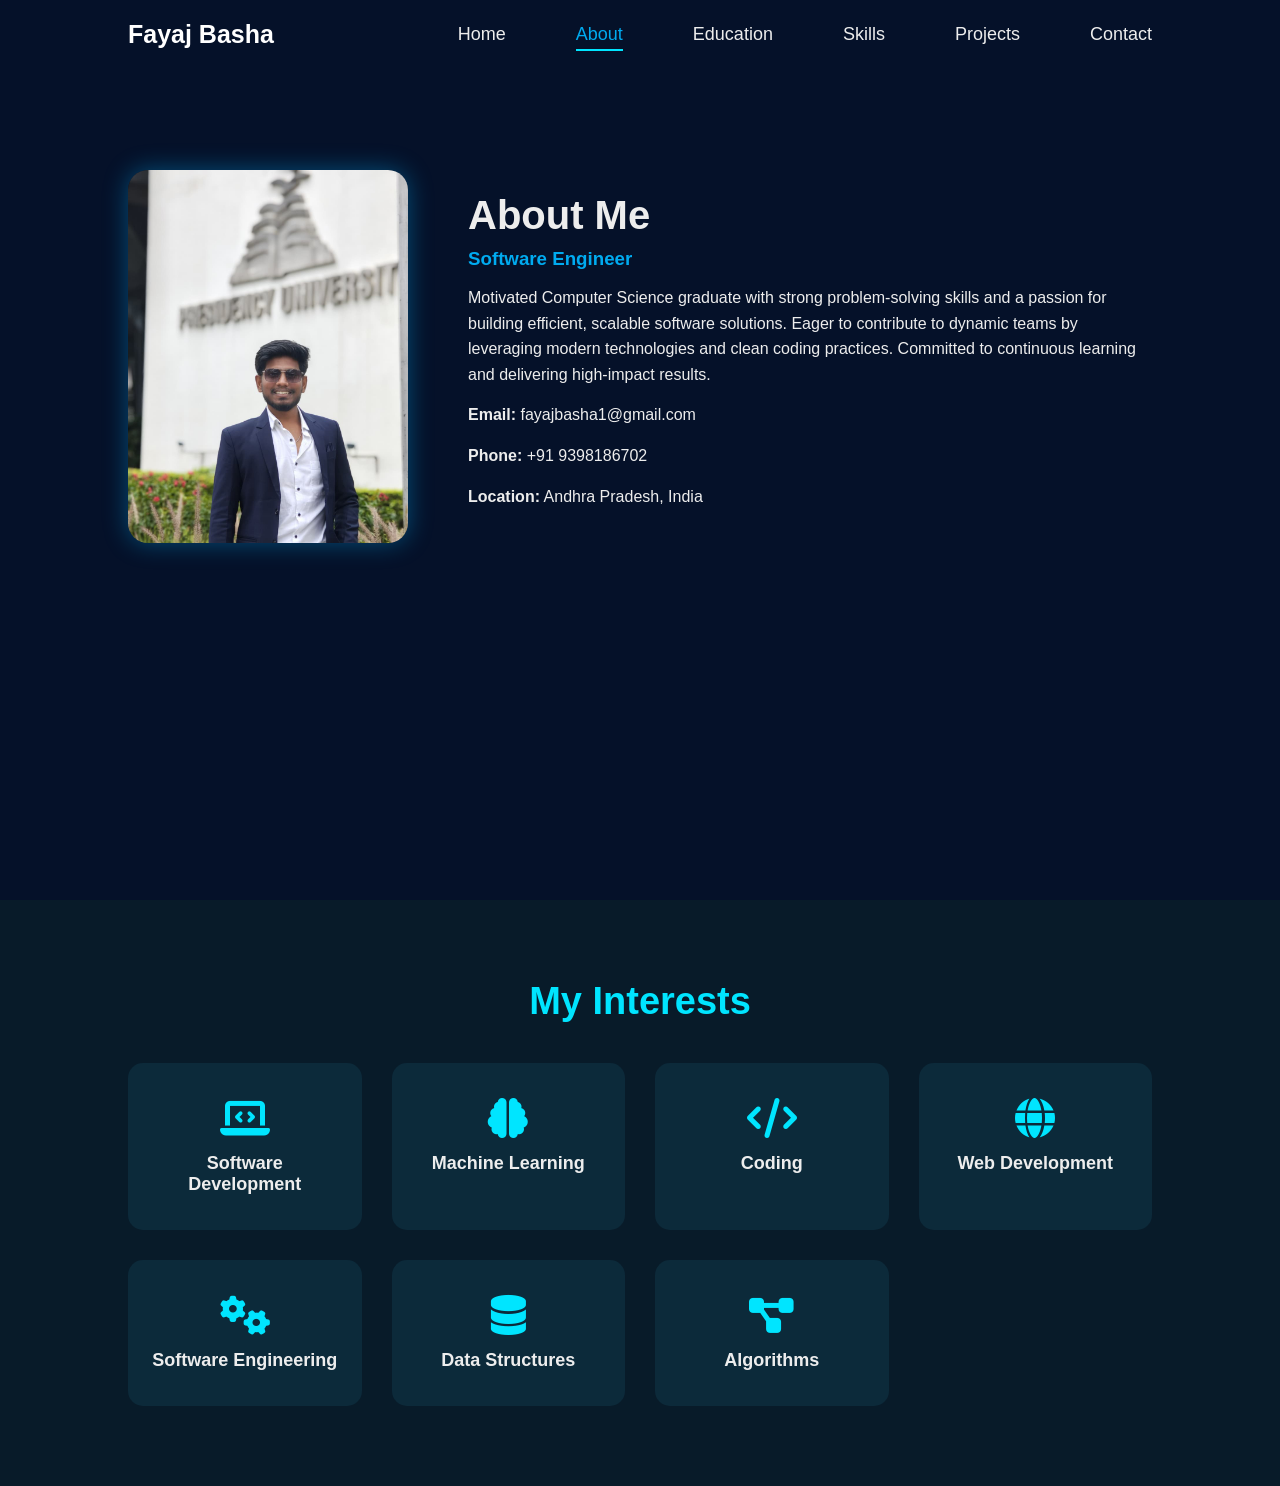
<file: about.html>
<!DOCTYPE html>
<html lang="en">
<head>
    <meta charset="UTF-8">
    <meta name="viewport" content="width=device-width, initial-scale=1.0">
    <title>About | Fayaj Basha</title>

    <link rel="stylesheet" href="style.css">

    <!-- ICONS (IMPORTANT for interests icons) -->
    <link rel="stylesheet"
    href="https://cdnjs.cloudflare.com/ajax/libs/font-awesome/6.5.0/css/all.min.css">
</head>

<body>

<!-- HEADER / NAVBAR -->
<header class="header">
    <a href="index.html" class="logo">Fayaj Basha</a>

    <nav class="navbar">
        <a href="index.html">Home</a>
        <a href="about.html"class="active">About</a>
        <a href="education.html">Education</a>
        <a href="skills.html">Skills</a>
        <a href="projects.html">Projects</a>
        <a href="contact.html">Contact</a>
    </nav>
</header>

<!-- ABOUT SECTION -->
<section class="about-page">

    <div class="about-container">

        <div class="about-img">
            <img src="images/profile.jpg" alt="profile">
        </div>

        <div class="about-content">
            <h1>About Me</h1>

            <h3>Software Engineer</h3>

            <p>
                Motivated Computer Science graduate with strong problem-solving skills and a passion for building efficient, scalable software solutions.
                Eager to contribute to dynamic teams by leveraging modern technologies and clean coding practices.
                Committed to continuous learning and delivering high-impact results.
            </p>

            <div class="info-box">
                <p><strong>Email:</strong> fayajbasha1@gmail.com</p>
                <p><strong>Phone:</strong> +91 9398186702</p>
                <p><strong>Location:</strong> Andhra Pradesh, India</p>
            </div>

        </div>

    </div>

</section>

<!-- INTERESTS SECTION -->
<section class="interests">

    <h2 class="section-title">My Interests</h2>

    <div class="interest-container">

        <div class="interest-card">
            <i class="fa-solid fa-laptop-code"></i>
            <h3>Software Development</h3>
        </div>

        <div class="interest-card">
            <i class="fa-solid fa-brain"></i>
            <h3>Machine Learning</h3>
        </div>

        <div class="interest-card">
            <i class="fa-solid fa-code"></i>
            <h3>Coding</h3>
        </div>

        <div class="interest-card">
            <i class="fa-solid fa-globe"></i>
            <h3>Web Development</h3>
        </div>

        <div class="interest-card">
            <i class="fa-solid fa-gears"></i>
            <h3>Software Engineering</h3>
        </div>

        <div class="interest-card">
            <i class="fa-solid fa-database"></i>
            <h3>Data Structures</h3>
        </div>

        <div class="interest-card">
            <i class="fa-solid fa-diagram-project"></i>
            <h3>Algorithms</h3>
        </div>

    </div>

</section>

</body>
</html>
</file>
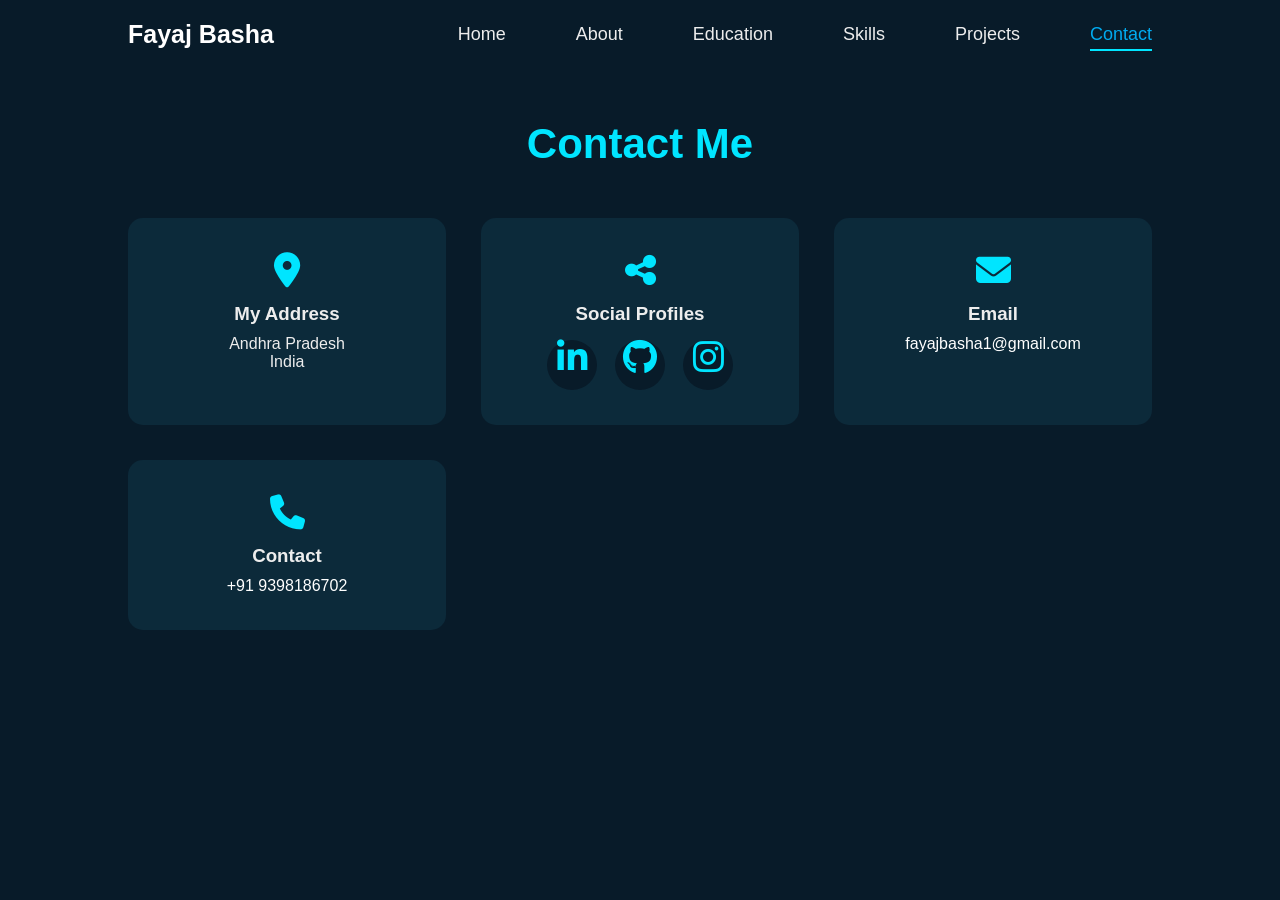
<file: contact.html>
<!DOCTYPE html>
<html lang="en">
<head>
<meta charset="UTF-8">
<meta name="viewport" content="width=device-width, initial-scale=1.0">
<title>Contact | Fayaj Basha</title>

<link rel="stylesheet" href="style.css">

<!-- icons -->
<link rel="stylesheet"
href="https://cdnjs.cloudflare.com/ajax/libs/font-awesome/6.5.0/css/all.min.css">

</head>

<body>

<!-- NAVBAR -->
<header class="header">
    <a href="index.html" class="logo">Fayaj Basha</a>

    <nav class="navbar">
        <a href="index.html">Home</a>
        <a href="about.html">About</a>
        <a href="education.html">Education</a>
        <a href="skills.html">Skills</a>
        <a href="projects.html">Projects</a>
        <a href="contact.html" class="active">Contact</a>
    </nav>
</header>

<!-- CONTACT SECTION -->
<section class="contact-page">

    <h2 class="contact-title">Contact Me</h2>

    <div class="contact-container">

        <!-- ADDRESS -->
        <div class="contact-card">
            <i class="fa-solid fa-location-dot"></i>
            <h3>My Address</h3>
            <p>Andhra Pradesh</p>
            <p>India</p>
        </div>

        <!-- SOCIAL -->
        <div class="contact-card">
            <i class="fa-solid fa-share-nodes"></i>
            <h3>Social Profiles</h3>

            <div class="social-links">

                <a href="https://www.linkedin.com/"
                   target="_blank" class="social-icon linkedin">
                    <i class="fa-brands fa-linkedin-in"></i>
                </a>

                <a href="https://github.com/"
                   target="_blank" class="social-icon github">
                    <i class="fa-brands fa-github"></i>
                </a>

                <a href="https://instagram.com/"
                   target="_blank" class="social-icon instagram">
                    <i class="fa-brands fa-instagram"></i>
                </a>

            </div>
        </div>

        <!-- EMAIL -->
        <div class="contact-card">
            <i class="fa-solid fa-envelope"></i>
            <h3>Email</h3>
            <p>
            <a href="mailto:fayajbasha3@gmail.com">
            fayajbasha1@gmail.com
            </a>
            </p>
        </div>

        <!-- PHONE -->
        <div class="contact-card">
            <i class="fa-solid fa-phone"></i>
            <h3>Contact</h3>
            <p>
            <a href="tel:+919398186702">
            +91 9398186702
            </a>
            </p>
        </div>

    </div>

</section>

</body>
</html>
</file>
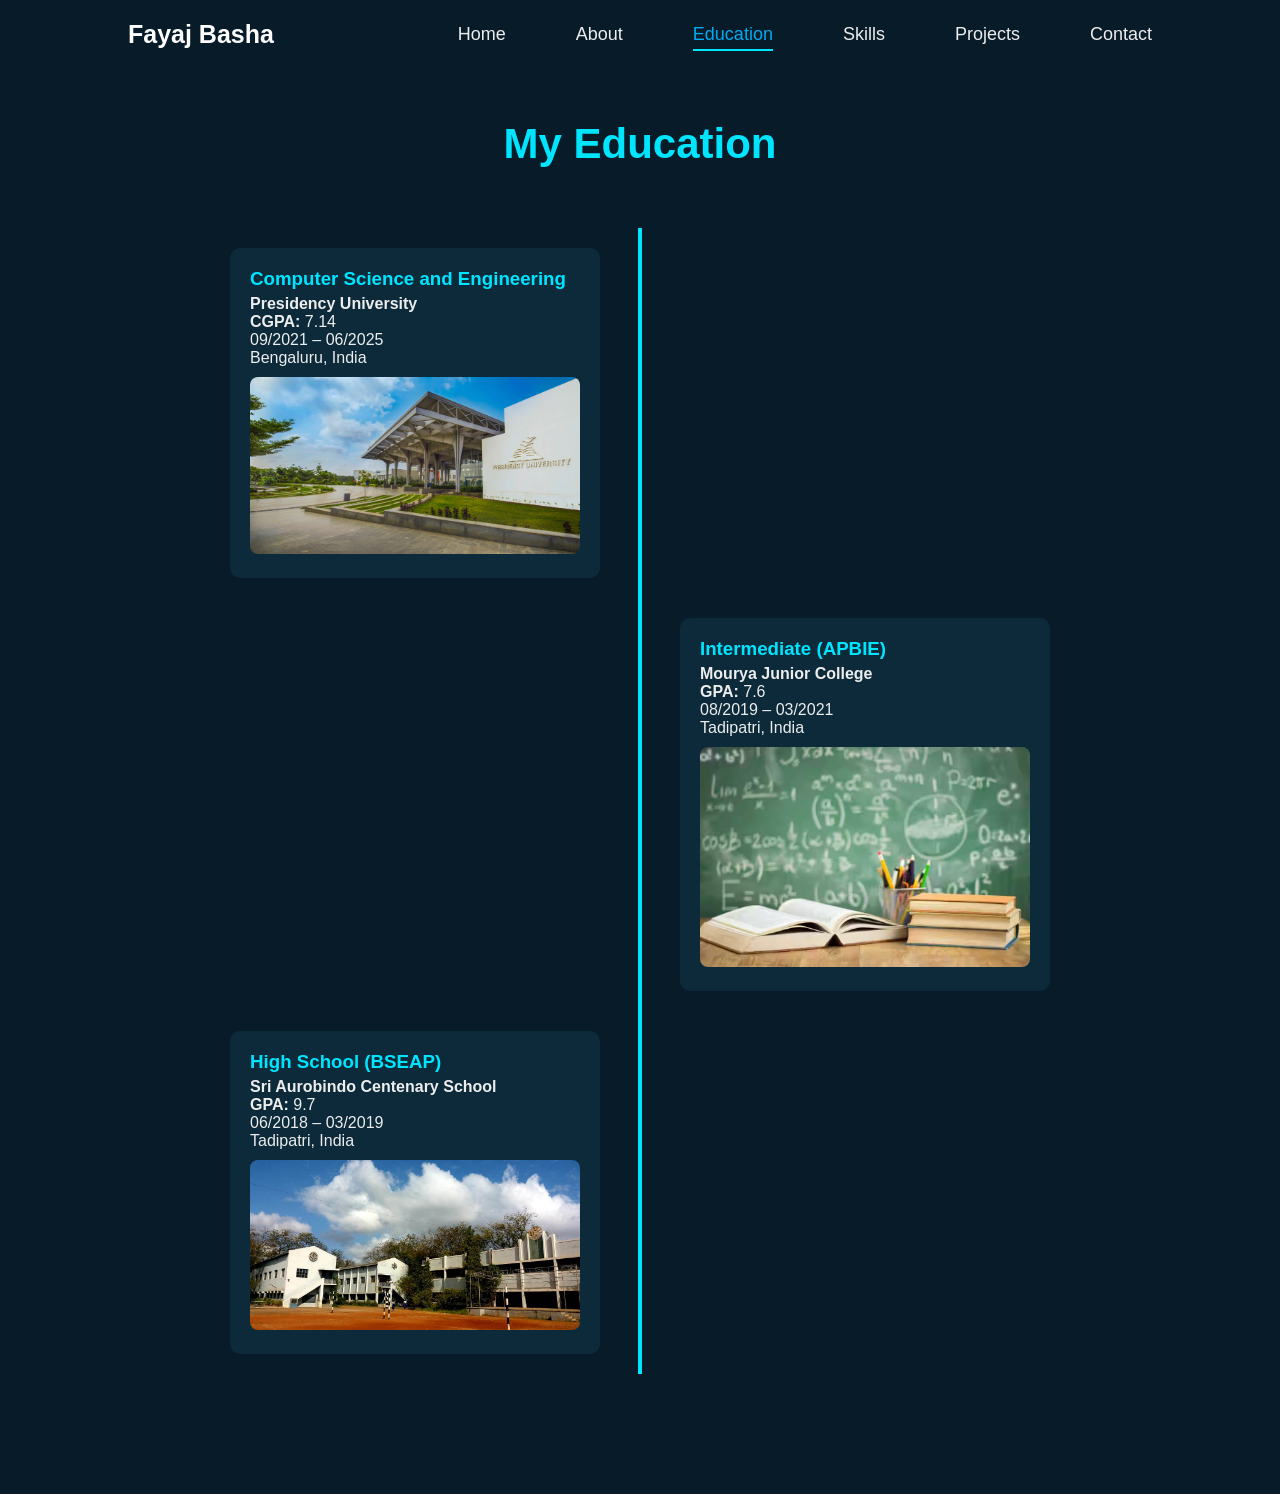
<file: education.html>
<!DOCTYPE html>
<html lang="en">
<head>
<meta charset="UTF-8">
<meta name="viewport" content="width=device-width, initial-scale=1.0">
<title>Education | Fayaj Basha</title>

<link rel="stylesheet" href="style.css">

<!-- icons -->
<link rel="stylesheet"
href="https://cdnjs.cloudflare.com/ajax/libs/font-awesome/6.5.0/css/all.min.css">

</head>

<body>

<header class="header">
    <a href="index.html" class="logo">Fayaj Basha</a>

    <nav class="navbar">
        <a href="index.html">Home</a>
        <a href="about.html">About</a>
        <a href="education.html" class="active">Education</a>
        <a href="skills.html">Skills</a>
        <a href="projects.html">Projects</a>
        <a href="contact.html">Contact</a>
    </nav>
</header>

<section class="education-page">

<h2 class="edu-title">My Education</h2>

<div class="timeline">

    <!-- BTECH -->
    <div class="timeline-item">
        <div class="timeline-content">
            <h3>Computer Science and Engineering</h3>
            <h4>Presidency University</h4>
            <p><strong>CGPA:</strong> 7.14</p>
            <p>09/2021 – 06/2025</p>
            <p>Bengaluru, India</p>
            <img src="images/7.jpg" alt="college">
        </div>
    </div>

    <!-- INTERMEDIATE -->
    <div class="timeline-item">
        <div class="timeline-content">
            <h3>Intermediate (APBIE)</h3>
            <h4>Mourya Junior College</h4>
            <p><strong>GPA:</strong> 7.6</p>
            <p>08/2019 – 03/2021</p>
            <p>Tadipatri, India</p>
            <img src="images/9.jpg" alt="college">
        </div>
    </div>

    <!-- SCHOOL -->
    <div class="timeline-item">
        <div class="timeline-content">
            <h3>High School (BSEAP)</h3>
            <h4>Sri Aurobindo Centenary School</h4>
            <p><strong>GPA:</strong> 9.7</p>
            <p>06/2018 – 03/2019</p>
            <p>Tadipatri, India</p>
            <img src="images/10.jpg" alt="school">
        </div>
    </div>

</div>

</section>

</body>
</html>
</file>
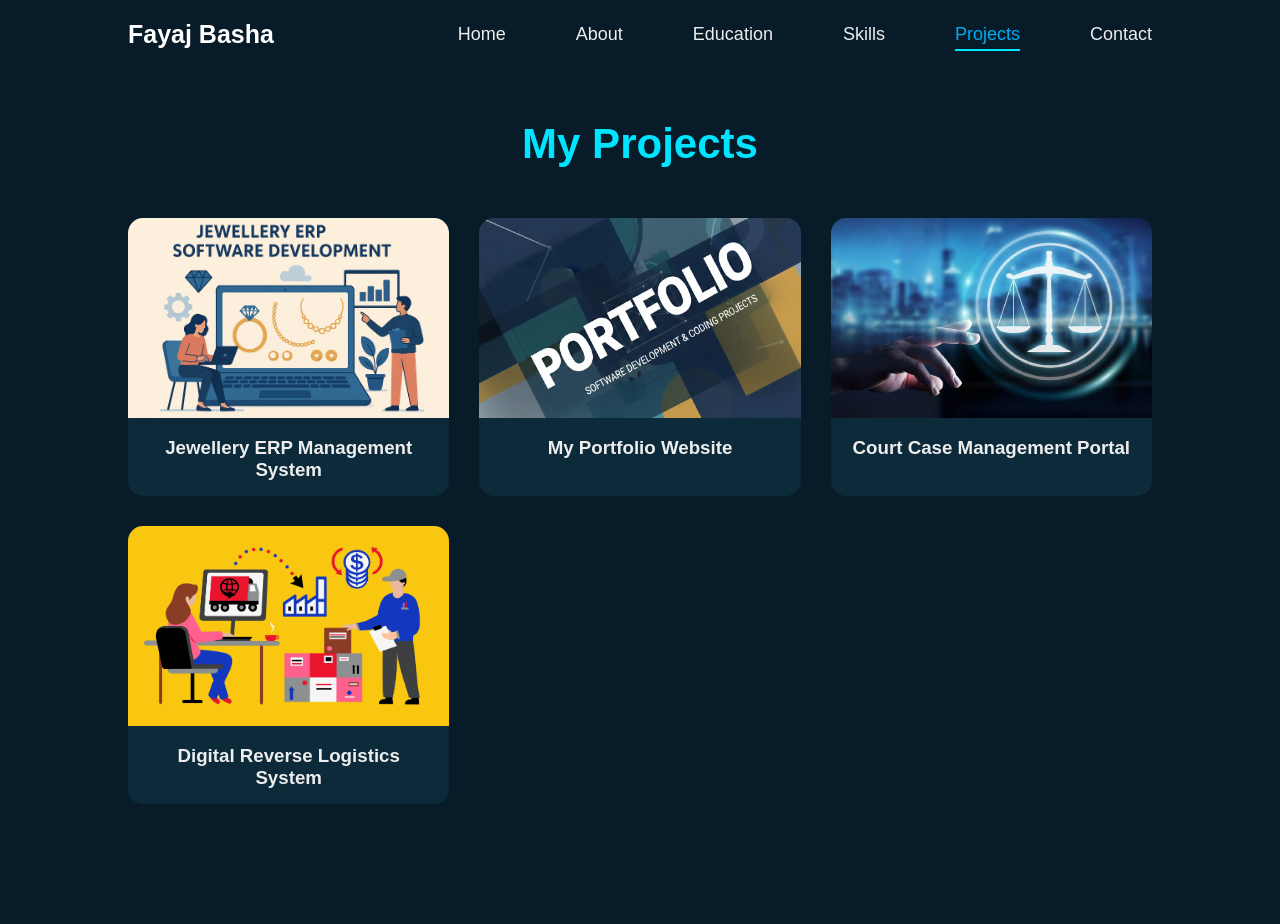
<file: projects.html>
<!DOCTYPE html>
<html lang="en">
<head>
<meta charset="UTF-8">
<meta name="viewport" content="width=device-width, initial-scale=1.0">
<title>Projects | Fayaj Basha</title>

<link rel="stylesheet" href="style.css">

<!-- icons -->
<link rel="stylesheet"
href="https://cdnjs.cloudflare.com/ajax/libs/font-awesome/6.5.0/css/all.min.css">

</head>

<body>

<header class="header">
    <a href="index.html" class="logo">Fayaj Basha</a>

    <nav class="navbar">
        <a href="index.html">Home</a>
        <a href="about.html">About</a>
        <a href="education.html">Education</a>
        <a href="skills.html">Skills</a>
        <a href="projects.html" class="active">Projects</a>
        <a href="contact.html">Contact</a>
    </nav>
</header>

<section class="projects-page">

<h2 class="projects-title">My Projects</h2>

<div class="projects-container">

<!-- PROJECT 1 -->
<div class="project-card" onclick="openModal('jewellery')">
<img src="images/jewellery-erp-software.png" alt="">
<h3>Jewellery ERP Management System</h3>
</div>

<!-- PROJECT 2 -->
<div class="project-card" onclick="openModal('portfolio')">
<img src="images/portfolio.png" alt="">
<h3>My Portfolio Website</h3>
</div>

<!-- PROJECT 3 -->
<div class="project-card" onclick="openModal('court')">
<img src="images/court.jpg" alt="">
<h3>Court Case Management Portal</h3>
</div>

<!-- PROJECT 4 -->
<div class="project-card" onclick="openModal('logistics')">
<img src="images/digital.jpg" alt="">
<h3>Digital Reverse Logistics System</h3>
</div>

</div>

</section>

<!-- MODAL POPUP -->

<div id="projectModal" class="modal">

<div class="modal-content">

<span class="close" onclick="closeModal()">&times;</span>

<h2 id="modalTitle"></h2>

<p id="modalDesc"></p>

<div class="modal-links">

<a id="githubLink" target="_blank">GitHub Link</a>

</div>

</div>

</div>

<script src="projects.js"></script>

</body>
</html>
</file>
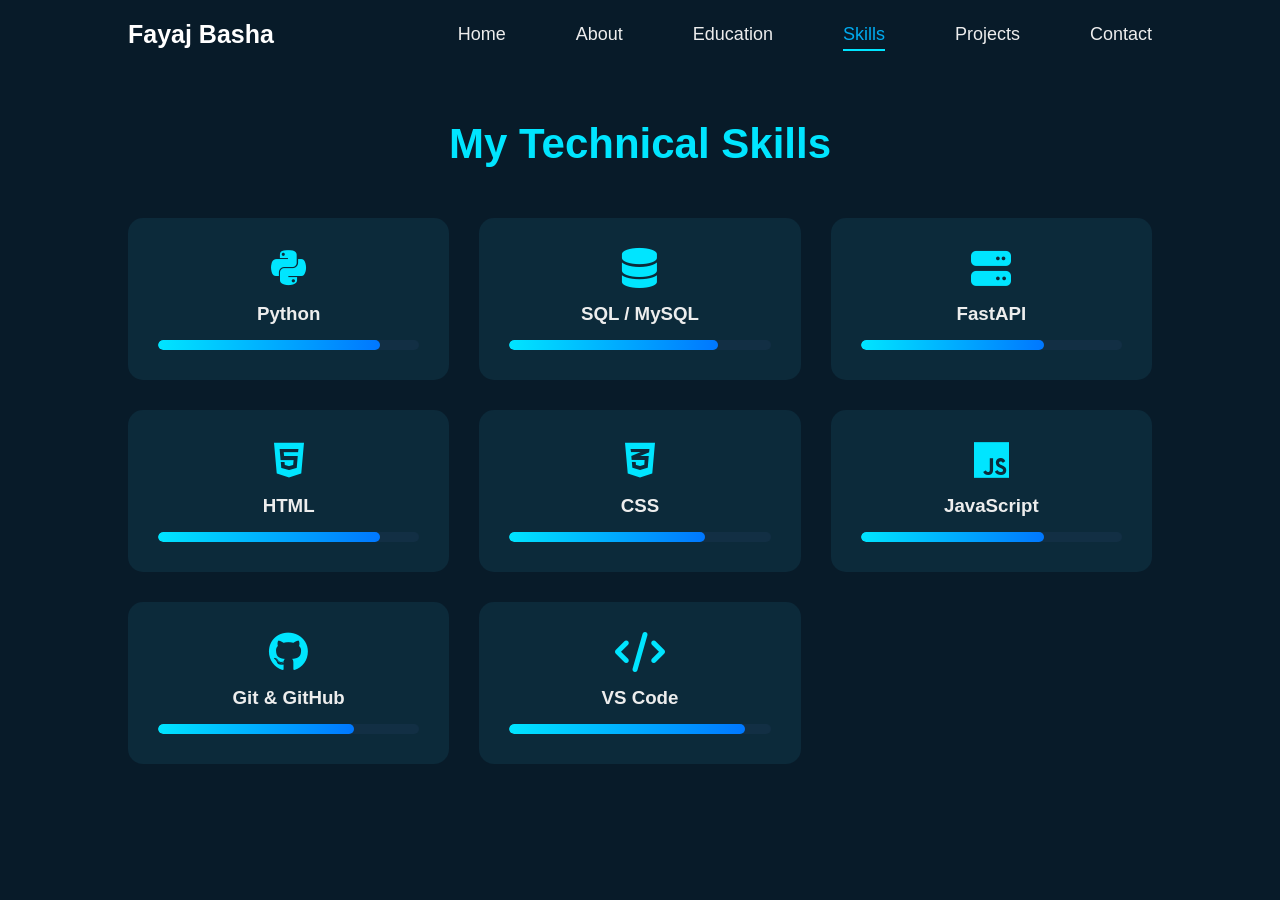
<file: skills.html>
<!DOCTYPE html>
<html lang="en">
<head>
    <meta charset="UTF-8">
    <meta name="viewport" content="width=device-width, initial-scale=1.0">
    <title>Skills | Fayaj Basha</title>
    <link rel="stylesheet" href="style.css">

    <!-- Icons -->
    <link rel="stylesheet"
    href="https://cdnjs.cloudflare.com/ajax/libs/font-awesome/6.5.0/css/all.min.css">
</head>

<body>

<header class="header">
    <a href="index.html" class="logo">Fayaj Basha</a>

    <nav class="navbar">
        <a href="index.html">Home</a>
        <a href="about.html">About</a>
        <a href="education.html">Education</a>
        <a href="skills.html" class="active">Skills</a>
        <a href="projects.html">Projects</a>
        <a href="contact.html">Contact</a>
    </nav>
</header>

<section class="skills-page">

    <h1 class="skills-title">My Technical Skills</h1>

    <div class="skills-container">

        <!-- Backend -->
        <div class="skill-card">
            <i class="fa-brands fa-python"></i>
            <h3>Python</h3>
            <div class="bar"><span style="width:85%"></span></div>
        </div>

        <div class="skill-card">
            <i class="fa-solid fa-database"></i>
            <h3>SQL / MySQL</h3>
            <div class="bar"><span style="width:80%"></span></div>
        </div>

        <div class="skill-card">
            <i class="fa-solid fa-server"></i>
            <h3>FastAPI</h3>
            <div class="bar"><span style="width:70%"></span></div>
        </div>

        <!-- Frontend -->
        <div class="skill-card">
            <i class="fa-brands fa-html5"></i>
            <h3>HTML</h3>
            <div class="bar"><span style="width:85%"></span></div>
        </div>

        <div class="skill-card">
            <i class="fa-brands fa-css3-alt"></i>
            <h3>CSS</h3>
            <div class="bar"><span style="width:75%"></span></div>
        </div>

        <div class="skill-card">
            <i class="fa-brands fa-js"></i>
            <h3>JavaScript</h3>
            <div class="bar"><span style="width:70%"></span></div>
        </div>

        <!-- Tools -->
        <div class="skill-card">
            <i class="fa-brands fa-github"></i>
            <h3>Git & GitHub</h3>
            <div class="bar"><span style="width:75%"></span></div>
        </div>

        <div class="skill-card">
            <i class="fa-solid fa-code"></i>
            <h3>VS Code</h3>
            <div class="bar"><span style="width:90%"></span></div>
        </div>

    </div>

</section>

</body>
</html>
</file>
<file: style.css>
/* HEADER NAVBAR FIX */

/* ===== HEADER NAVBAR ===== */

.header{
    position:fixed;
    top:0;
    left:0;
    width:100%;
    padding:18px 10%;
    background:#081b29;
    display:flex;
    justify-content:space-between;
    align-items:center;
    z-index:1000;
}

/* logo */
.logo{
    font-size:26px;
    color:#ffffff;
    text-decoration:none;
    font-weight:700;
}

/* menu right */
.navbar{
    display:flex;
    gap:35px;
}

/* menu links */
.navbar a{
    color:#ededed;
    font-size:17px;
    text-decoration:none;
    font-weight:500;
    position:relative;
    transition:0.3s;
}

/* underline hover animation */
.navbar a::after{
    content:'';
    position:absolute;
    left:0;
    bottom:-6px;
    width:0%;
    height:2px;
    background:#00e5ff;
    transition:0.3s;
}

.navbar a:hover::after,
.navbar a.active::after{
    width:100%;
}

.navbar a:hover{
    color:#00e5ff;
}

.header{
    position:fixed;
    top:0;
    left:0;
    width:100%;
    padding:20px 10%;
    display:flex;
    justify-content:space-between;
    align-items:center;
    background:#081b29;
    z-index:1000;
}

/* logo left */
.logo{
    font-size:26px;
    color:#ffffff;
    text-decoration:none;
    font-weight:700;
}

/* menu right */
.navbar{
    display:flex;
    gap:35px;
}

.navbar a{
    font-size:18px;
    color:#ededed;
    text-decoration:none;
    font-weight:500;
    transition:0.3s;
    position:relative;
}

/* hover underline animation */
.navbar a::after{
    content:'';
    position:absolute;
    left:0;
    bottom:-6px;
    width:0%;
    height:2px;
    background:#00e5ff;
    transition:0.3s;
}

.navbar a:hover::after,
.navbar a.active::after{
    width:100%;
}

.navbar a:hover{
    color:#00e5ff;
}

*{
    margin:0;
    padding:0;
    box-sizing:border-box;
    font-family:'Poppins',sans-serif;
}

body{
    background:#081b29;
    color:#ededed;
}

/* NAVBAR */

.header{
    position:fixed;
    top:0;
    left:0;
    width:100%;
    padding:20px 10%;
    display:flex;
    justify-content:space-between;
    align-items:center;
    z-index:100;
    background:transparent;
}

.logo{
    font-size:25px;
    color:#fff;
    text-decoration:none;
    font-weight:700;
}

.navbar a{
    font-size:18px;
    color:#ededed;
    text-decoration:none;
    font-weight:500;
    margin-left:35px;
    transition:0.3s;
}

.navbar a:hover,
.navbar a.active{
    color:#00abf0;
}

/* HOME SECTION */

.home{
    height:100vh;
    display:flex;
    align-items:center;
    padding:0 10%;
}

.home-content{
    max-width:600px;
}

.home-content h1{
    font-size:56px;
    font-weight:700;
    line-height:1.2;
}

.home-content h3{
    font-size:32px;
    font-weight:700;
    color:#00abf0;
}

.home-content p{
    font-size:16px;
    margin:20px 0 40px;
}

.btn-box{
    display:flex;
    gap:20px;
}

.btn-box a{
    position:relative;
    display:inline-flex;
    justify-content:center;
    align-items:center;
    width:160px;
    height:45px;
    background:#00abf0;
    border-radius:8px;
    font-size:16px;
    color:#081b29;
    text-decoration:none;
    font-weight:600;
    letter-spacing:1px;
    transition:0.4s;
}

.btn-box a:hover{
    background:transparent;
    color:#00abf0;
    border:2px solid #00abf0;
    box-shadow:0 0 15px #00abf0;
}

/* ABOUT PAGE */

.about-page{
    padding-top:120px;
    min-height:100vh;
    background:#051129;
}

.about-container{
    display:flex;
    align-items:center;
    justify-content:center;
    gap:60px;
    padding:50px 10%;
}

.about-page img{
    width:280px;
    border-radius:20px;
    box-shadow:0 0 25px rgba(0,171,240,0.4);
}

.about-page h1{
    font-size:40px;
    margin-bottom:10px;
}

.about-page h3{
    color:#00abf0;
    margin-bottom:15px;
}

.about-page p{
    margin-bottom:15px;
    line-height:1.6;
}

/* INTERESTS SECTION */

.interests{
    padding:80px 10%;
    background:#081b29;
    text-align:center;
}

.section-title{
    font-size:38px;
    margin-bottom:40px;
    color:#00e5ff;
}

.interest-container{
    display:grid;
    grid-template-columns:repeat(auto-fit,minmax(220px,1fr));
    gap:30px;
}

.interest-card{
    background:#0c2a3a;
    padding:35px 20px;
    border-radius:15px;
    transition:0.4s ease;
    cursor:pointer;
    position:relative;
    overflow:hidden;
}

/* icon style */
.interest-card i{
    font-size:40px;
    color:#00e5ff;
    margin-bottom:15px;
    transition:0.4s;
}

.interest-card h3{
    font-size:18px;
}

/* hover animation */
.interest-card:hover{
    transform:translateY(-10px) scale(1.05);
    box-shadow:0 0 20px #00e5ff, 0 0 40px #00e5ff;
    background:#102f44;
}

.interest-card:hover i{
    transform:rotate(10deg) scale(1.2);
    color:#00ffff;
}

/* glowing border animation */
.interest-card::before{
    content:'';
    position:absolute;
    top:-2px;
    left:-2px;
    right:-2px;
    bottom:-2px;
    border-radius:15px;
    background:linear-gradient(45deg,#00e5ff,#00ffff,#0077ff,#00e5ff);
    z-index:-1;
    opacity:0;
    transition:0.4s;
}

.interest-card:hover::before{
    opacity:1;
}

/* SKILLS PAGE */

.skills-page{
    padding:120px 10%;
    min-height:100vh;
    background:#081b29;
    text-align:center;
}

.skills-title{
    font-size:42px;
    margin-bottom:50px;
    color:#00e5ff;
}

.skills-container{
    display:grid;
    grid-template-columns:repeat(auto-fit,minmax(250px,1fr));
    gap:30px;
}

.skill-card{
    background:#0c2a3a;
    padding:30px;
    border-radius:15px;
    transition:0.4s;
    position:relative;
}

.skill-card i{
    font-size:40px;
    margin-bottom:15px;
    color:#00e5ff;
}

.skill-card h3{
    margin-bottom:15px;
}

/* progress bar */

.bar{
    width:100%;
    height:10px;
    background:#122f44;
    border-radius:10px;
    overflow:hidden;
}

.bar span{
    display:block;
    height:100%;
    background:linear-gradient(90deg,#00e5ff,#0077ff);
    border-radius:10px;
    animation:load 2s ease;
}

@keyframes load{
    from{width:0;}
}

/* hover effect */

.skill-card:hover{
    transform:translateY(-12px) scale(1.04);
    box-shadow:0 0 20px #00e5ff, 0 0 40px #00e5ff;
}

/* CONTACT PAGE */

.contact-page{
    padding:120px 10%;
    min-height:100vh;
    background:#081b29;
    text-align:center;
}

.contact-title{
    font-size:42px;
    margin-bottom:50px;
    color:#00e5ff;
}

.contact-container{
    display:grid;
    grid-template-columns:repeat(auto-fit,minmax(300px,1fr));
    gap:35px;
}

.contact-card{
    background:#0c2a3a;
    padding:35px;
    border-radius:15px;
    transition:0.4s;
}

.contact-card i{
    font-size:35px;
    color:#00e5ff;
    margin-bottom:15px;
}

.contact-card h3{
    margin-bottom:10px;
}

.contact-card p{
    font-size:16px;
}

.contact-card a{
    color:white;
    text-decoration:none;
}

/* hover animation */
.contact-card:hover{
    transform:translateY(-10px);
    box-shadow:0 0 20px #00e5ff, 0 0 40px #00e5ff;
}

/* SOCIAL ICONS */

.social-links{
    display:flex;
    justify-content:center;
    gap:18px;
    margin-top:15px;
}

.social-icon{
    display:flex;
    justify-content:center;
    align-items:center;
    width:50px;
    height:50px;
    border-radius:50%;
    background:#081b29;
    color:white;
    font-size:22px;
    transition:0.4s;
}

/* LinkedIn */
.social-icon.linkedin:hover{
    background:#0077b5;
    box-shadow:0 0 20px #0077b5;
}

/* GitHub */
.social-icon.github:hover{
    background:#333;
    box-shadow:0 0 20px #333;
}

/* Instagram */
.social-icon.instagram:hover{
    background:linear-gradient(45deg,#f58529,#dd2a7b,#8134af,#515bd4);
    box-shadow:0 0 20px #dd2a7b;
}

/* PROJECT PAGE */

.projects-page{
    padding:120px 10%;
    background:#081b29;
    min-height:100vh;
    text-align:center;
}

.projects-title{
    font-size:42px;
    margin-bottom:50px;
    color:#00e5ff;
}

.projects-container{
    display:grid;
    grid-template-columns:repeat(auto-fit,minmax(280px,1fr));
    gap:30px;
}

.project-card{
    background:#0c2a3a;
    border-radius:15px;
    overflow:hidden;
    cursor:pointer;
    transition:0.4s;
}

.project-card img{
    width:100%;
    height:200px;
    object-fit:cover;
}

.project-card h3{
    padding:15px;
}

.project-card:hover{
    transform:translateY(-10px) scale(1.03);
    box-shadow:0 0 20px #00e5ff;
}

/* MODAL */

.modal{
    display:none;
    position:fixed;
    top:0;
    left:0;
    width:100%;
    height:100%;
    background:rgba(0,0,0,0.8);
    justify-content:center;
    align-items:center;
}

.modal-content{
    background:#051129;
    padding:30px;
    border-radius:12px;
    width:600px;
    max-width:90%;
    text-align:left;
    animation:popup 0.4s ease;
}

@keyframes popup{
    from{transform:scale(0.7);opacity:0;}
    to{transform:scale(1);opacity:1;}
}

.close{
    float:right;
    font-size:28px;
    cursor:pointer;
}

.modal-links{
    margin-top:20px;
}

.modal-links a{
    display:inline-block;
    margin-right:15px;
    padding:10px 18px;
    background:#00e5ff;
    color:black;
    text-decoration:none;
    border-radius:6px;
    transition:0.3s;
}

.modal-links a:hover{
    background:#00ffff;
    box-shadow:0 0 10px #00ffff;
}

/* EDUCATION PAGE */

.education-page{
    padding:120px 10%;
    background:#081b29;
    min-height:100vh;
}

.edu-title{
    text-align:center;
    font-size:42px;
    margin-bottom:60px;
    color:#00e5ff;
}

/* timeline line */
.timeline{
    position:relative;
    max-width:900px;
    margin:auto;
}

.timeline::after{
    content:'';
    position:absolute;
    width:4px;
    background:#00e5ff;
    top:0;
    bottom:0;
    left:50%;
    margin-left:-2px;
}

/* timeline item */
.timeline-item{
    padding:20px 40px;
    position:relative;
    width:50%;
}

.timeline-item:nth-child(odd){
    left:0;
}

.timeline-item:nth-child(even){
    left:50%;
}

/* content card */
.timeline-content{
    background:#0c2a3a;
    padding:20px;
    border-radius:10px;
    position:relative;
    transition:0.4s;
}

.timeline-content:hover{
    transform:scale(1.03);
    box-shadow:0 0 20px #00e5ff;
}

.timeline-content h3{
    color:#00e5ff;
    margin-bottom:5px;
}

.timeline-content img{
    width:100%;
    margin-top:10px;
    border-radius:8px;
}
</file>
